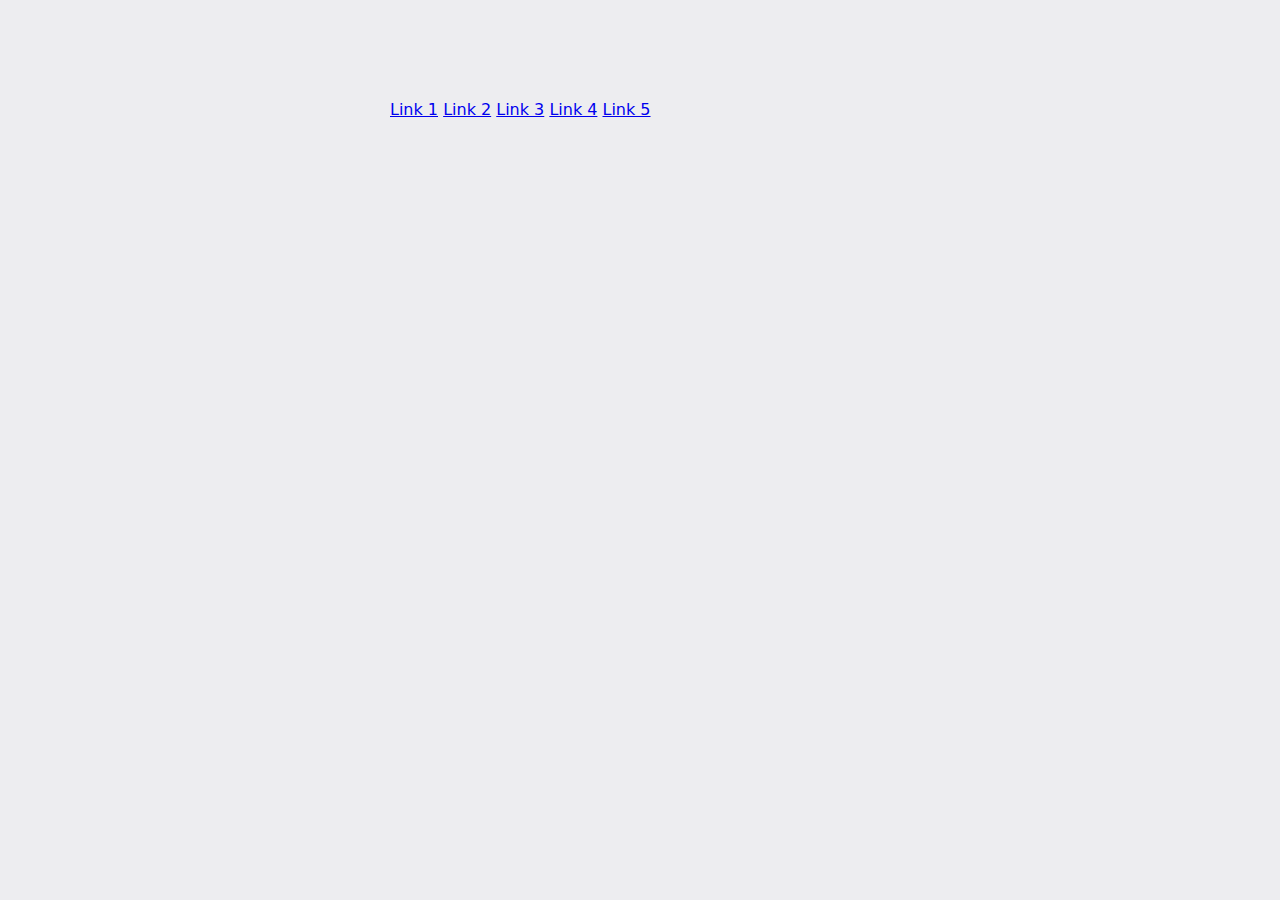
<file: index.html>
<!DOCTYPE html>
<html lang="en">

<head>
    <meta charset="UTF-8">
    <meta name="viewport" content="width=device-width, initial-scale=1.0">
    <title>CSS Cards</title>
    <link rel="stylesheet" href="style.css">
</head>

<body>

    <div class="link-group">
        <a href="card1.html" class="link">Link 1</a>
        <a href="card2.html" class="link">Link 2</a>
        <a href="card3.html" class="link">Link 3</a>
        <a href="card4.html" class="link">Link 4</a>
        <a href="card5.html" class="link">Link 5</a>
    </div>
   
    
</body>

</html>
</file>
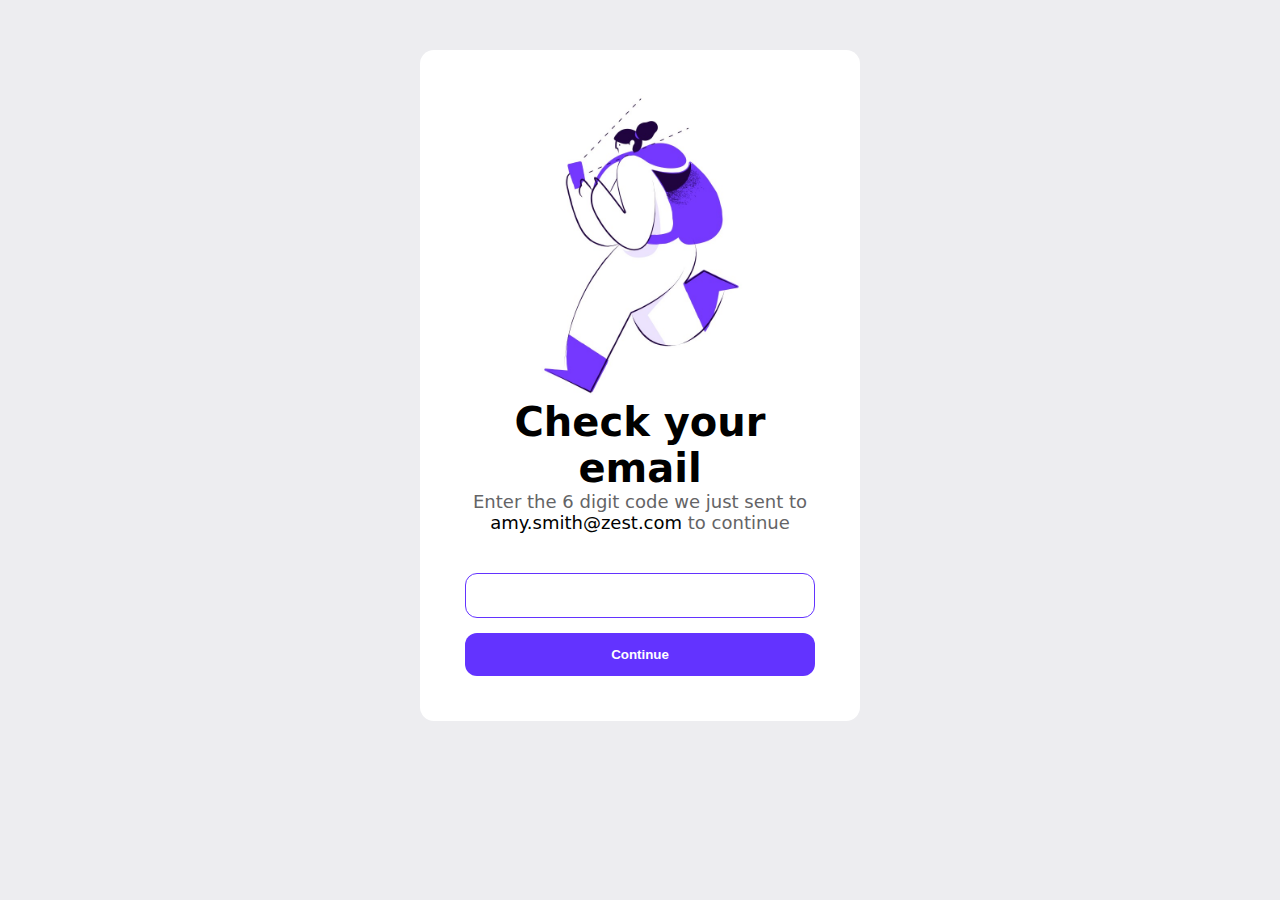
<file: card1.html>
<!DOCTYPE html>
<html lang="en">
<head>
    <meta charset="UTF-8">
    <meta name="viewport" content="width=device-width, initial-scale=1.0">
    <title>Document</title>
    <link rel="stylesheet" href="style.css">
</head>
<body>
     <div class="card1 center">
        <img src="card1-img.jpeg" alt="" class="card1-img">
        <div class="card1-content">
            <h1 class="card1-header">Check your email</h1>
        <p class="card1-p">Enter the 6 digit code we just sent to <span>amy.smith@zest.com</span> to continue</p>
        
        </div>
        
        <input type="text" class="card1-input">
        <button class="card1-btn">Continue</button>
    </div> 
    
</body>
</html>
</file>
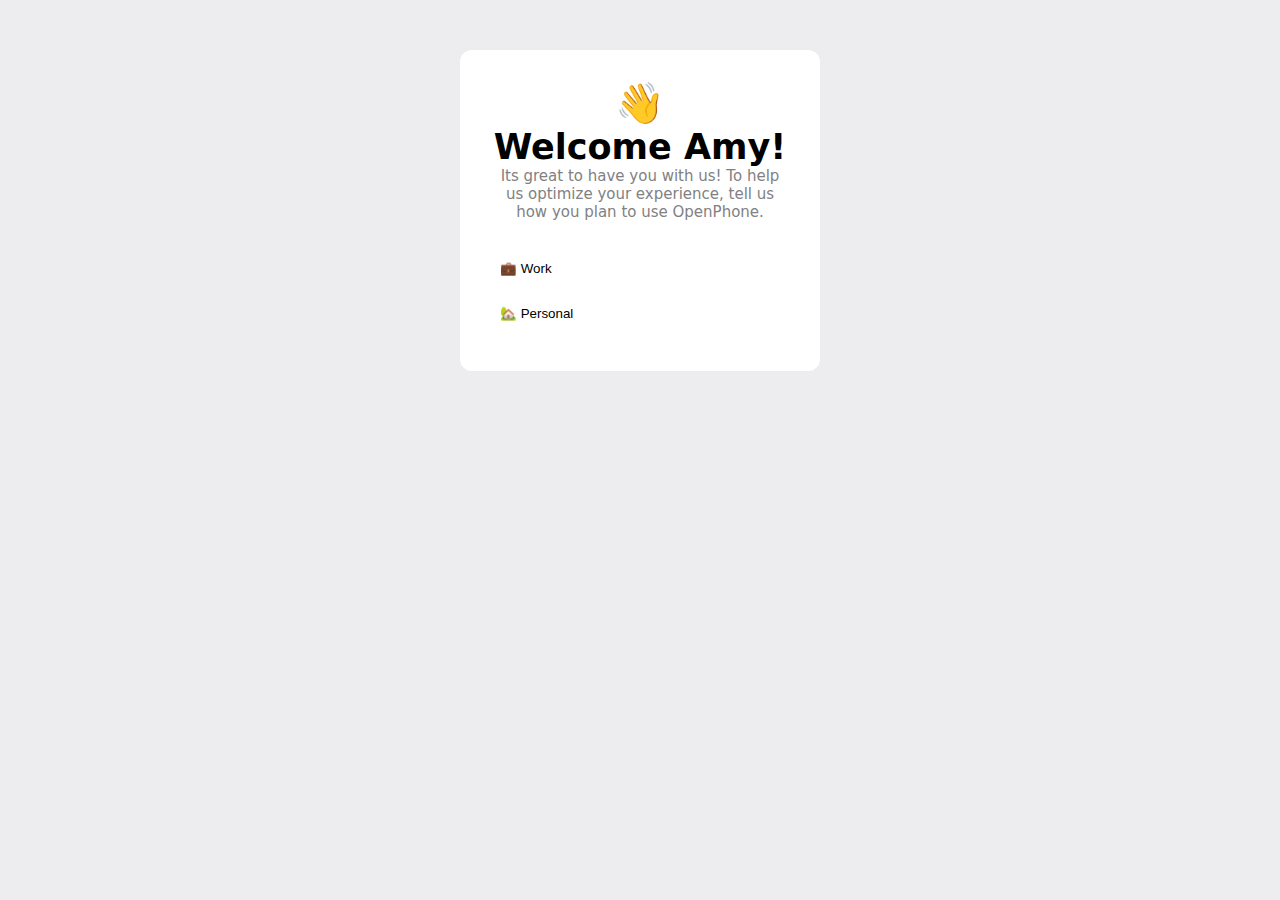
<file: card2.html>
<!DOCTYPE html>
<html lang="en">

<head>
    <meta charset="UTF-8">
    <meta name="viewport" content="width=device-width, initial-scale=1.0">
    <title>Document</title>
    <link rel="stylesheet" href="style.css">
</head>

<body>

    <div class="card2 center">
        <div class="wave-icon">
            👋
        </div>
        
        <div class="card2-content">
            <h1 class="card2-header">Welcome Amy!</h1>
            <p class="card2-text">Its great to have you with us! To help us optimize your experience, tell us how you plan to use
                OpenPhone.</p>
        </div>

        <button class="btn-work">
            <span>💼 Work </span>
            <span class="right-arrow"><svg xmlns="http://www.w3.org/2000/svg" width="16" height="16" fill="currentColor" class="bi bi-arrow-right" viewBox="0 0 16 16">
            <path fill-rule="evenodd" d="M1 8a.5.5 0 0 1 .5-.5h11.793l-3.147-3.146a.5.5 0 0 1 .708-.708l4 4a.5.5 0 0 1 0 .708l-4 4a.5.5 0 0 1-.708-.708L13.293 8.5H1.5A.5.5 0 0 1 1 8"/>
          </svg></span></button>
        <button class="btn-work">
            <span>🏡 Personal</span>
            <span class="right-arrow"><svg xmlns="http://www.w3.org/2000/svg" width="16" height="16" fill="currentColor" class="bi bi-arrow-right" viewBox="0 0 16 16">
                <path fill-rule="evenodd" d="M1 8a.5.5 0 0 1 .5-.5h11.793l-3.147-3.146a.5.5 0 0 1 .708-.708l4 4a.5.5 0 0 1 0 .708l-4 4a.5.5 0 0 1-.708-.708L13.293 8.5H1.5A.5.5 0 0 1 1 8"/>
              </svg></span>
        </button>
    </div>

</body>

</html>
</file>
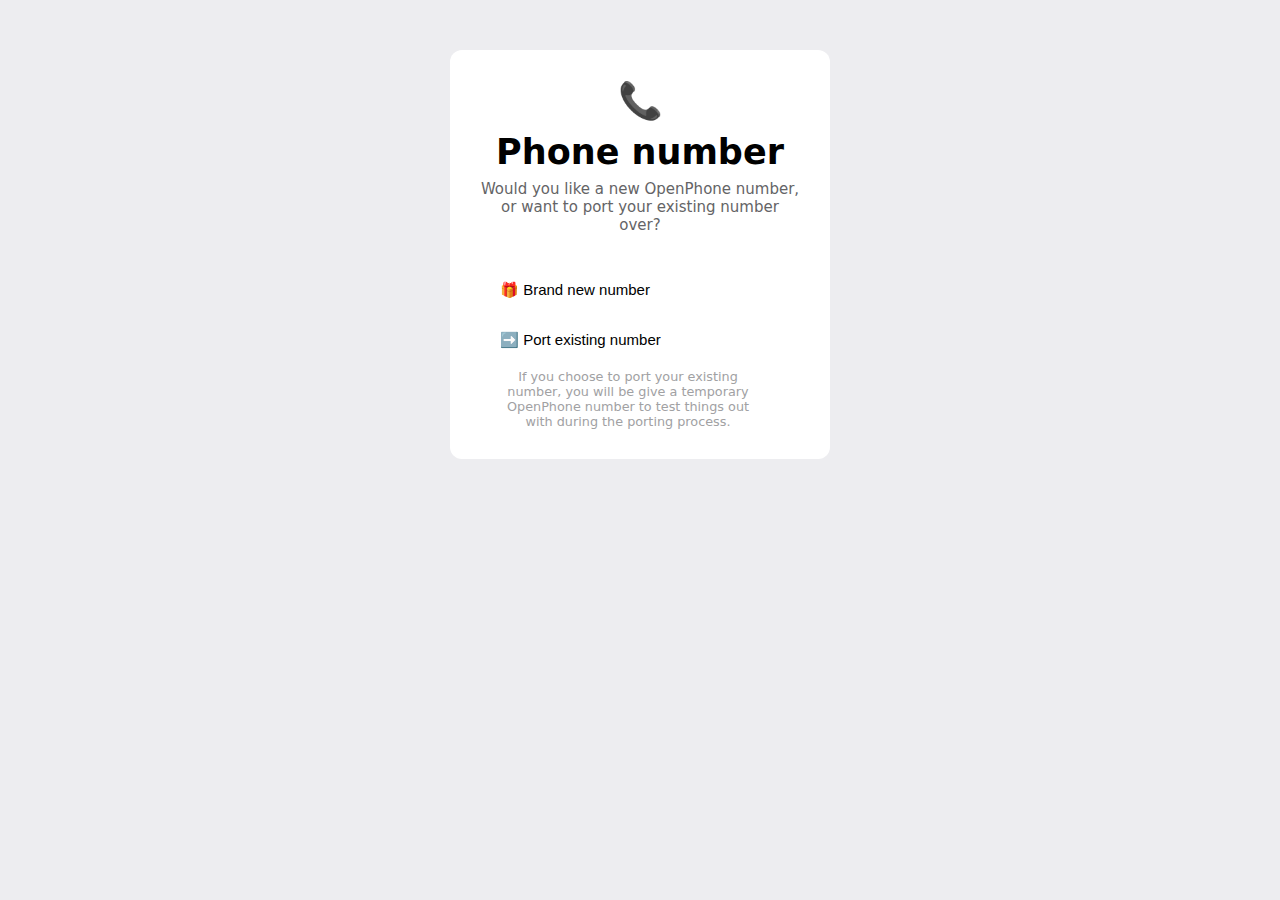
<file: card3.html>
<!DOCTYPE html>
<html lang="en">

<head>
    <meta charset="UTF-8">
    <meta name="viewport" content="width=device-width, initial-scale=1.0">
    <title>Document</title>
    <link rel="stylesheet" href="style.css">
</head>

<body>
    <div class="card3 center">
        <div class="card3-icon">
            📞
        </div>
        <div class="card3-content">
            <h1 class="card3-header">
                Phone number
            </h1>
            <div class="card3-text">
                Would you like a new OpenPhone number, or want to port your existing number over?
            </div>
        </div>
        <button class="card3-btn">
            <span>🎁 Brand new number</span>
            <span class="right-arrow"><svg xmlns="http://www.w3.org/2000/svg" width="16" height="16"
                    fill="currentColor" class="bi bi-arrow-right" viewBox="0 0 16 16">
                    <path fill-rule="evenodd"
                        d="M1 8a.5.5 0 0 1 .5-.5h11.793l-3.147-3.146a.5.5 0 0 1 .708-.708l4 4a.5.5 0 0 1 0 .708l-4 4a.5.5 0 0 1-.708-.708L13.293 8.5H1.5A.5.5 0 0 1 1 8" />
                </svg></span>
        </button>
        <button class="card3-btn">
            <span>➡️ Port existing number</span>
            <span class="right-arrow"><svg xmlns="http://www.w3.org/2000/svg" width="16" height="16"
                    fill="currentColor" class="bi bi-arrow-right" viewBox="0 0 16 16">
                    <path fill-rule="evenodd"
                        d="M1 8a.5.5 0 0 1 .5-.5h11.793l-3.147-3.146a.5.5 0 0 1 .708-.708l4 4a.5.5 0 0 1 0 .708l-4 4a.5.5 0 0 1-.708-.708L13.293 8.5H1.5A.5.5 0 0 1 1 8" />
                </svg></span>
        </button>
        <p class="card3-footer-text">
            If you choose to port your existing number, you will be give a temporary OpenPhone number to test things out
            with during the porting process.
        </p>
    </div>
</body>

</html>
</file>
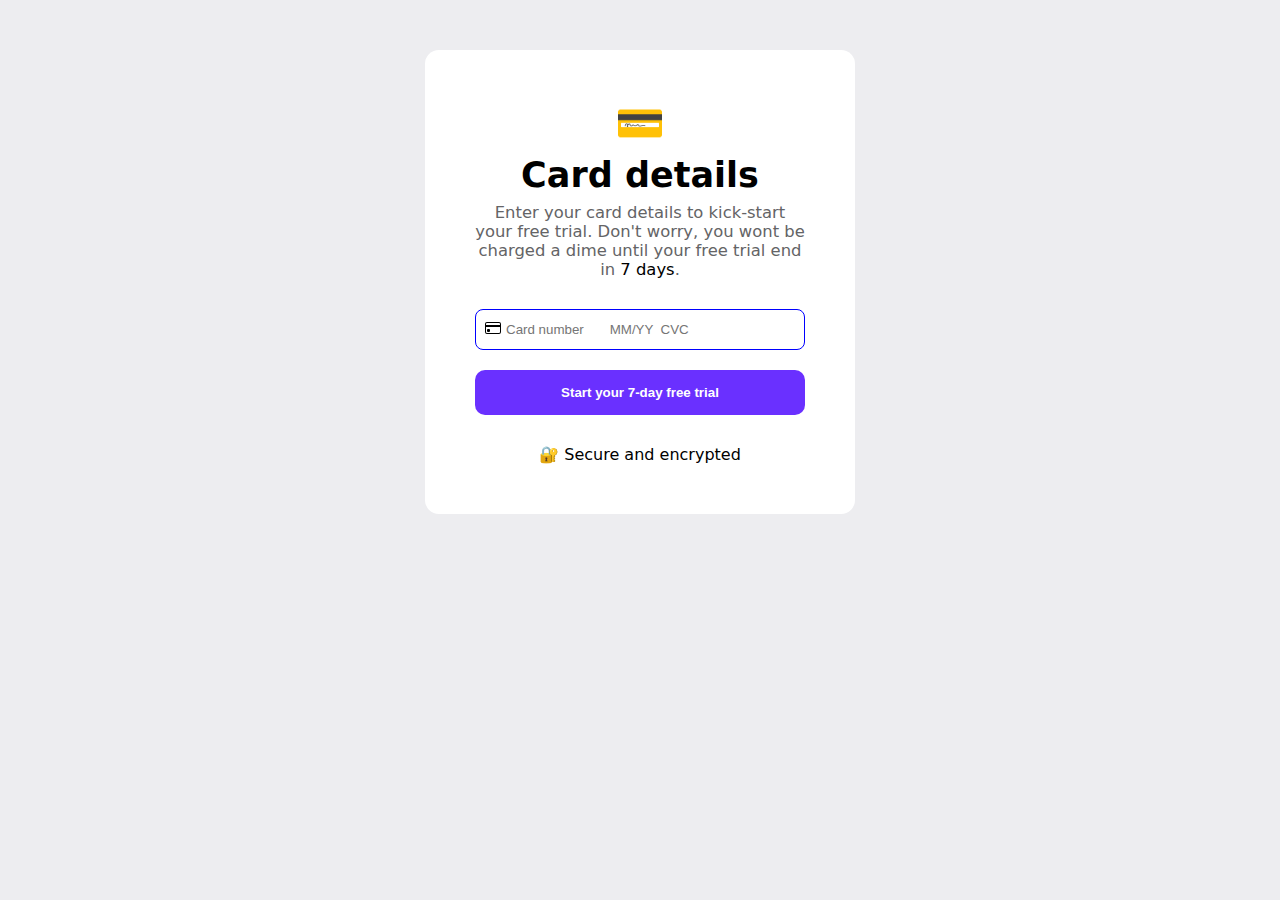
<file: card4.html>
<!DOCTYPE html>
<html lang="en">

<head>
    <meta charset="UTF-8">
    <meta name="viewport" content="width=device-width, initial-scale=1.0">
    <title>Document</title>
    <link rel="stylesheet" href="style.css">


</head>

<body>
    <div class="card4 center">
        <div class="card4-icon">
            💳
        </div>
        <h1 class="card4-header">Card details</h1>
        <div class="card4-text">
            Enter your card details to kick-start your free trial. Don't worry, you wont be charged a dime until your
            free trial end in <span id="card4-span">7 days</span>.
        </div>
        <div class="input-field">
            <input type="text" class="card4-input" placeholder="Card number       MM/YY  CVC">
            <div class="cc-icon">
                <svg xmlns="http://www.w3.org/2000/svg" width="16" height="16" fill="currentColor"
                    class="bi bi-credit-card" viewBox="0 0 16 16">
                    <path
                        d="M0 4a2 2 0 0 1 2-2h12a2 2 0 0 1 2 2v8a2 2 0 0 1-2 2H2a2 2 0 0 1-2-2zm2-1a1 1 0 0 0-1 1v1h14V4a1 1 0 0 0-1-1zm13 4H1v5a1 1 0 0 0 1 1h12a1 1 0 0 0 1-1z" />
                    <path d="M2 10a1 1 0 0 1 1-1h1a1 1 0 0 1 1 1v1a1 1 0 0 1-1 1H3a1 1 0 0 1-1-1z" />
                </svg>
            </div>
        </div>

        <button class="card4-btn">Start your 7-day free trial</button>
        <div class="card4-footer">🔐 Secure and encrypted</div>
    </div>
</body>

</html>
</file>
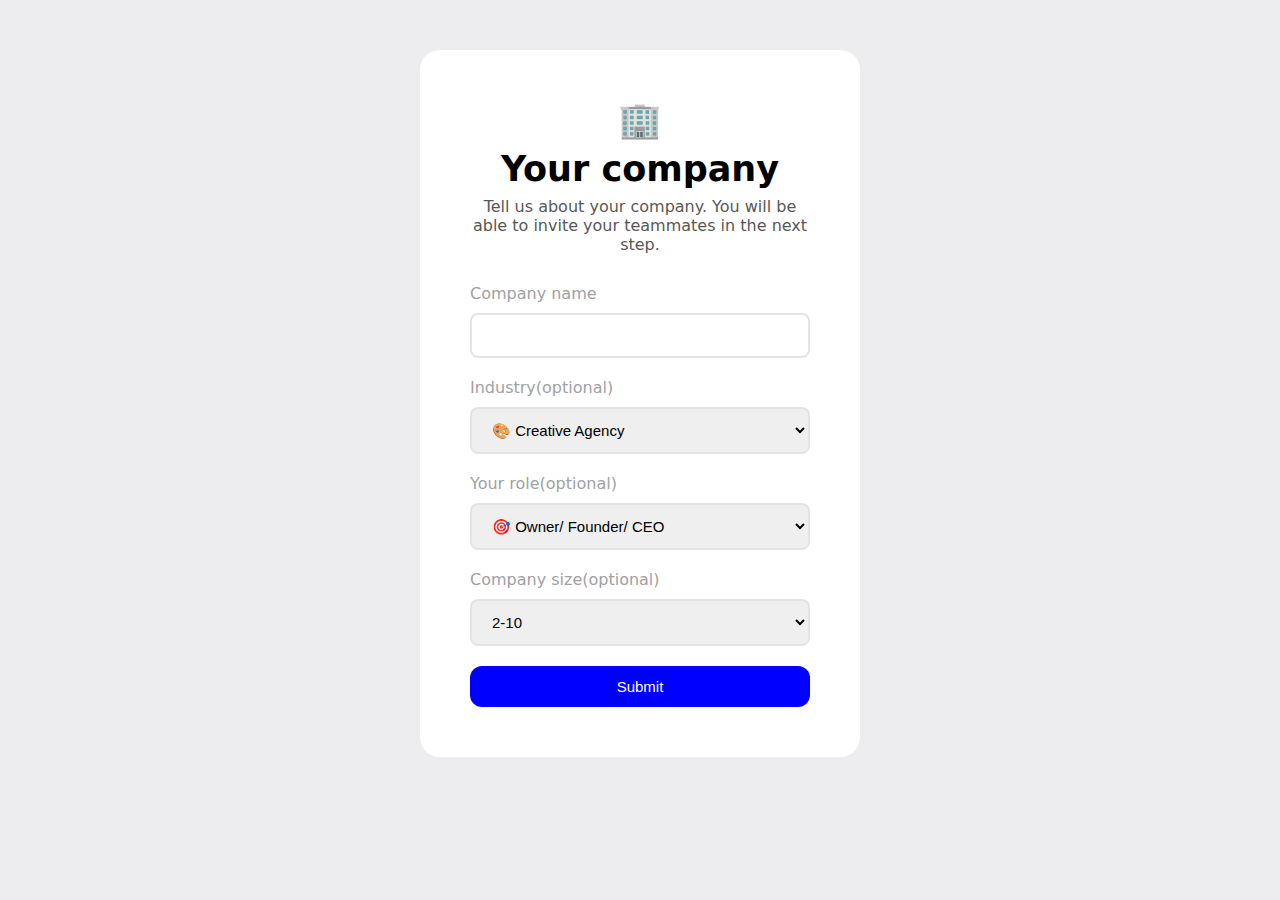
<file: card5.html>
<!DOCTYPE html>
<html lang="en">

<head>
    <meta charset="UTF-8">
    <meta name="viewport" content="width=device-width, initial-scale=1.0">
    <title>Document</title>
    <link rel="stylesheet" href="style.css">
</head>

<body>
    <div class="card5">
        <div class="building center">
            🏢
        </div>
        <h1 class="card5-header center">
            Your company
        </h1>
        <p class="card5-text center">
            Tell us about your company. You will be able to invite your teammates in the next step.
        </p>
        <div class="card5-input-grp">
           
            <input id="company" type="text" class="card5-input">
            <label for="company" class="card5-label">Company name</label>
            
        </div>
        
        <div class="card5-input-grp">
           
            <select name="industry" id="industry" class="card5-input">
                <option value="creative_agency">🎨 Creative Agency</option>
                <option value="information_tech">💻 Information Technology</option>
                <option value="mechanical">🏭 mechanical</option>
            </select>
            <label for="industry" class="card5-label">Industry(optional)</label>
        </div>
        <div class="card5-input-grp">
          
            <select name="role" id="role" class="card5-input">
                <option value="owner">🎯 Owner/ Founder/ CEO</option>
                <option value="tech_manager">🧑‍💻 Technology Manager</option>
                <option value="ca">🧾 Chartered Accountant</option>
            </select>
            <label for="role" class="card5-label">Your role(optional)</label>
        </div>
        <div class="card5-input-grp">
           
            <select name="size" id="size" class="card5-input">
                <option value="2-10">2-10</option>
                <option value="2-100">2-100</option>
                <option value="2-500">2-500</option>
            </select>
            <label for="size" class="card5-label">Company size(optional)</label>
        </div>

        <button class="card5-btn">
            Submit
        </button>
    </div>

</body>

</html>
</file>
<file: style.css>
body{
    background-color: #EDEDF0;
    font-family: system-ui, -apple-system, BlinkMacSystemFont, 'Segoe UI', Roboto, Oxygen, Ubuntu, Cantarell, 'Open Sans', 'Helvetica Neue', sans-serif;
    /* font-family: ; */
    box-sizing: border-box;
}

.link-group{
    margin: 100px auto;
    width: 500px;
}

.card1{
    width: 350px;
    padding: 45px;
    margin: 50px auto;
    background-color: white;
    text-align: center;
    border-radius: 14px;
}
.card1-img{
    height: 300px;
}
.card1-input{
    width: 100%;
    margin-bottom: 15px;
    padding: 14px 16px;
    box-sizing: border-box;
    border-radius: 12px;
    border: 1px solid #6333FF;
}
.card1-btn{
    width: 100%;
    padding: 14px 16px;
    border:none;
    border-radius: 12px;
    background-color: #6333FF;
    color: white;
    font-weight: 600;
}
.card1-p{
    color:#646466;
    font-size: 18px;
    font-weight: 500;
    margin: 0;
}
span{
    color: black;
}
.card1-content{
    margin-bottom: 40px;
}
.card1-header{
    font-size: 40px;
    margin: 0;
}
input.card1-input:focus {
    outline: none;
    border: 2px solid blue;
}

.center{
    text-align: center;
}
/*--------Card 2*-----------*/
.card2{
    width: 300px;
    background-color: white;
    margin: 50px auto;
    padding: 30px;
    border-radius: 12px;

}
.btn-work{
    width: 100%;
    margin-bottom: 10px;
    padding: 10px;
    border: none;
    border-radius: 10px;
    display: flex;
    justify-content: space-between;
    align-items: center;
    background-color: white;
}

button.btn-work:hover{
    background-color: #EDEDF0 ;
}
button.btn-work:hover span.right-arrow{
    display: block;
}
.card2-header{
    font-size: 35px;
    margin: 0;
}
.card2-content{
    margin-bottom: 30px;
}
.card2-text{
    font-size: 15px;
    color: #818183;
    margin: 0;
}
.wave-icon{
    font-size: 40px;
}
.right-arrow{
    color:#A1A1A3;
    font-size: 20px;
    display: none;
}

/*------------ Card3 -----*/

.card3 {
    width: 320px;
    background-color: white;
    padding: 30px;
    margin: 50px auto;
    border-radius: 12px;
}

.card3-header {
 
    font-size: 35px;
    margin: 0px 0 8px 0;
}
.card3-icon{
    font-size: 36px;
    margin-bottom: 10px;
}
.card3-text {
    font-size: 15px;
    color: #646466;
    font-weight: 500;
    margin-bottom: 35px;
}
.card3-btn {
    width: 100%;
    padding: 12px;
    margin: 8px;
    border: none;
    display: flex;
    justify-content: space-between;
    align-items: center;
    background-color: white;
    font-size: 15px;
    border-radius: 10px;
}
.card3-footer-text {
    font-size: 12.8px;
    color: #A1A1A3;
    width: 270px;
    margin: 0 13px;
}
button.card3-btn:hover {
    background-color: #F3F3F5;
}
button.card3-btn:hover span.right-arrow {
    display: block;
}



/*----------------- Card 4 -----------------*/

.card4{
    background-color: white;
    width: 330px;
    padding: 50px;
    margin: 50px auto;
    border-radius: 14px;
}
.card4-icon{
    font-size: 40px;
}
.card4-header{
    font-size: 35px;
    margin: 8px 0 8px 0;
}
.card4-text{
    font-size: 16.4px;
    margin-bottom: 30px;
    color: #646466;
    font-weight: 500;
}
.card4-input{
    width: 100%;
    padding: 12px 16px;
    margin-bottom: 20px;
    outline: none;
    border-radius: 8px;
    border: 1px solid blue;
    box-sizing: border-box;
}

.card4-btn{
    width: 100%;
    padding: 15px;
    color: white;
    background-color: #6A30FF;
    border: none;
    border-radius: 10px;
    font-weight: 600;
    margin-bottom: 30px;
}
.input-field{
    position: relative;
}
.cc-icon {
    position: absolute;
    top: 11px;
    left: 10px;
    text-align: center;
    /* transform: translate(-50%, -50%); */
}
input.card4-input {
    padding-left: 30px;
}
input.card4-input:focus {
    border: 2px solid blue;
}
#card4-span{
    color: black;
}
/*------Card 5 ----------*/
.card5{
    width: 340px;
    background-color: white;
    padding: 50px;
    margin: 50px auto;
    border-radius: 20px;
}
.building{
    font-size: 35px;
}
.card5-header{
    margin: 8px 0;
    font-size: 35px;
}
.card5-text{
    margin: 0 0 20px 0;
    color: #5a5757;
    font-weight: 500; 
}
.card5-input-grp{
    display: flex;
    flex-direction: column-reverse;
    /* gap: 20px; */
    /* margin-bottom: 10px; */
    padding: 10px 0;
}
.card5-label{
    margin-bottom: 10px;
    color: #A1A1A3;
    font-weight: 500;
}
.card5-input{
    padding: 12px 16px;
    outline-color: none;
    outline: none;
    border: 2px solid #E4E4E4;
    border-radius: 8px;
    font-size: 15px;
}
.card5-input:focus {
    border: 2px solid blue;
}
select#industry:focus ~label, input#company:focus ~ label, select#role:focus ~label,select#size:focus ~label {
    color: blue;
}
.card5-btn{
    width: 100%;
    padding: 12px;
    background-color: blue;
    color: white;
    font-size: 15px;
    font-weight: 500;
    border: none;
    border-radius: 12px;
    margin-top: 10px;
}
</file>
